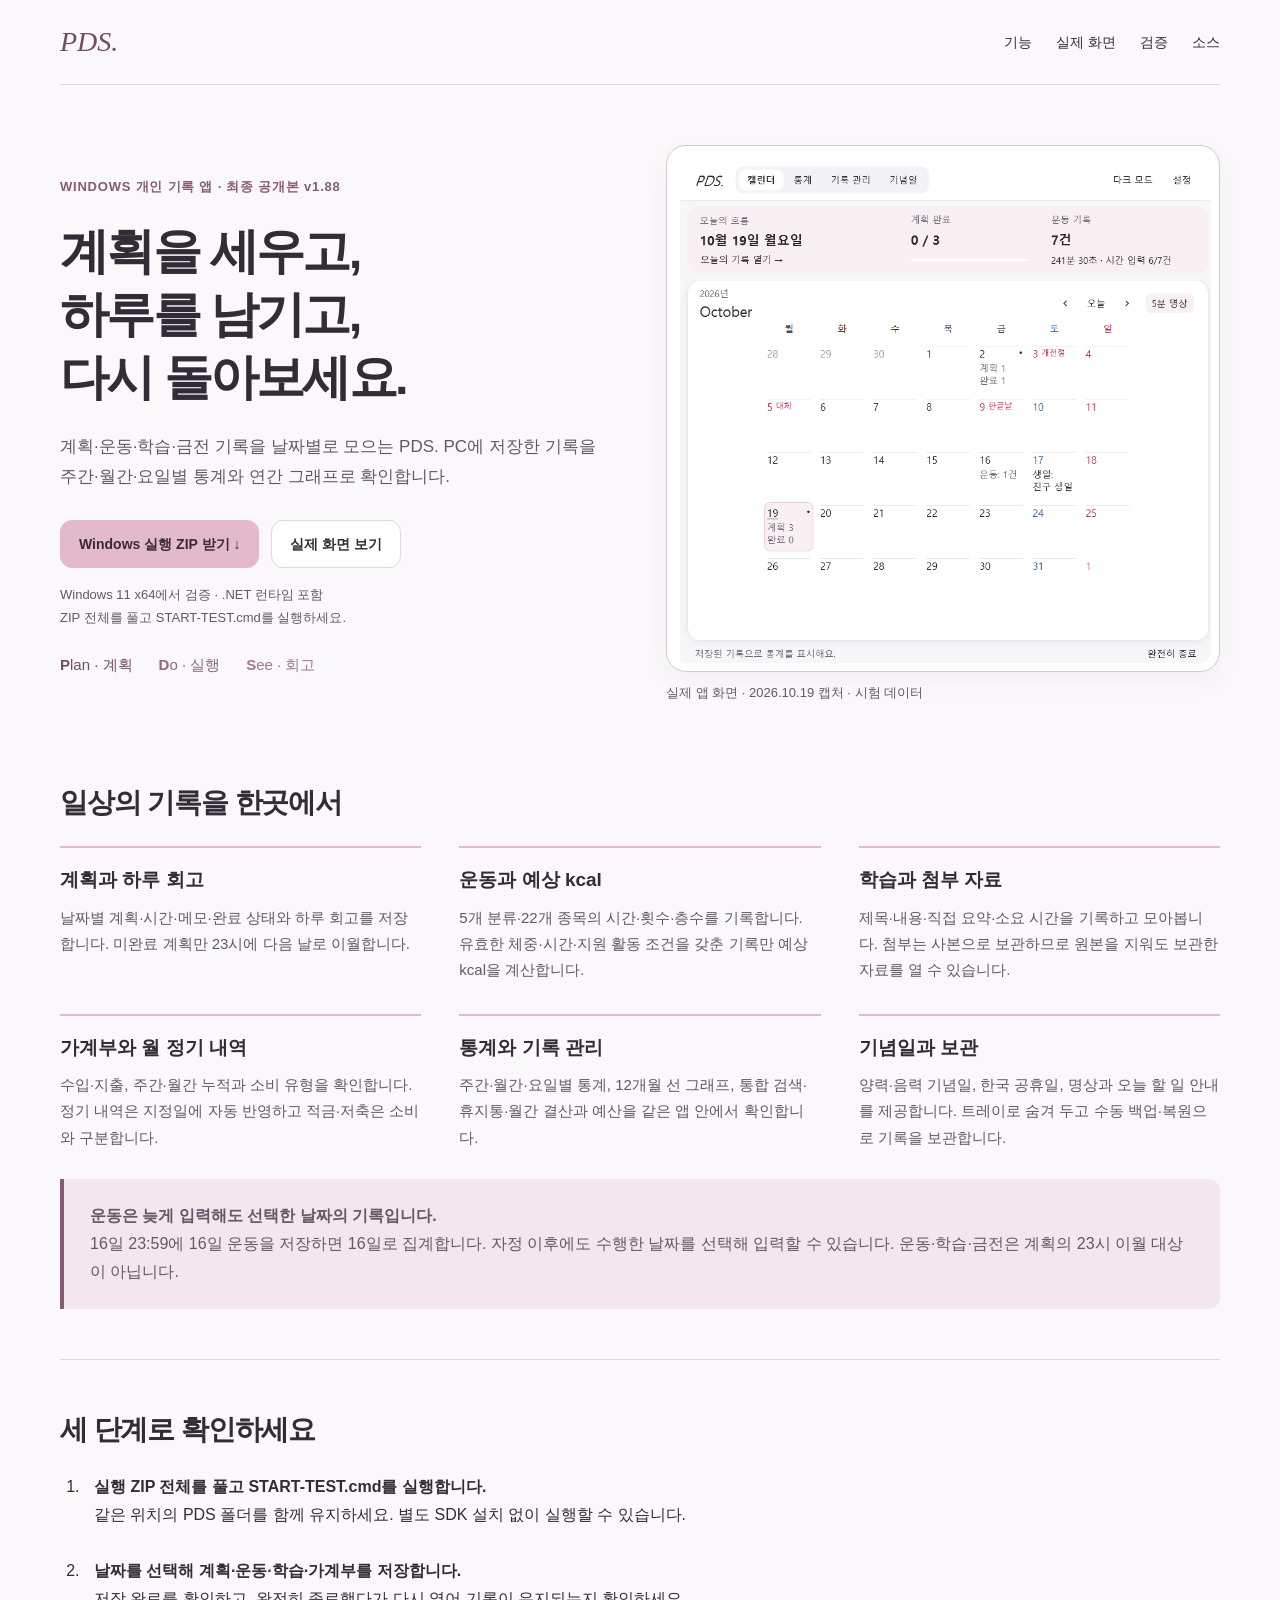
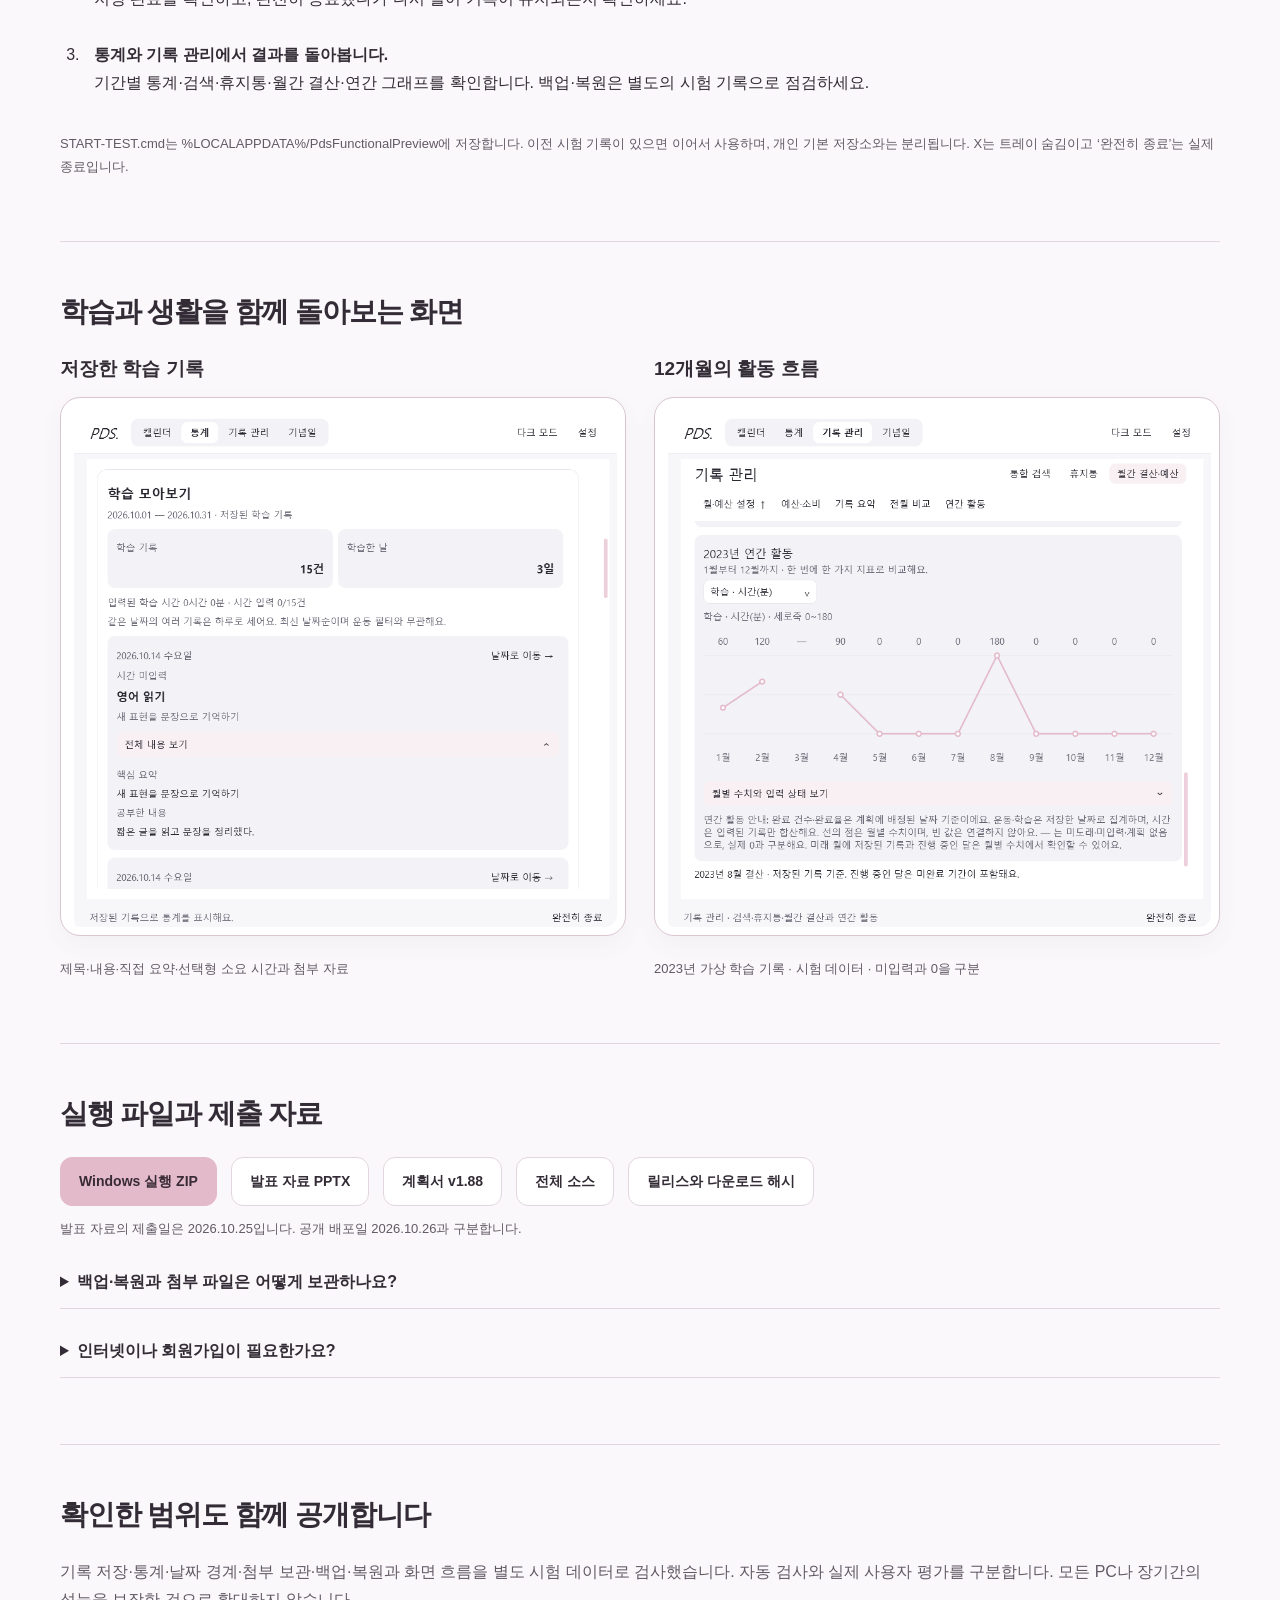
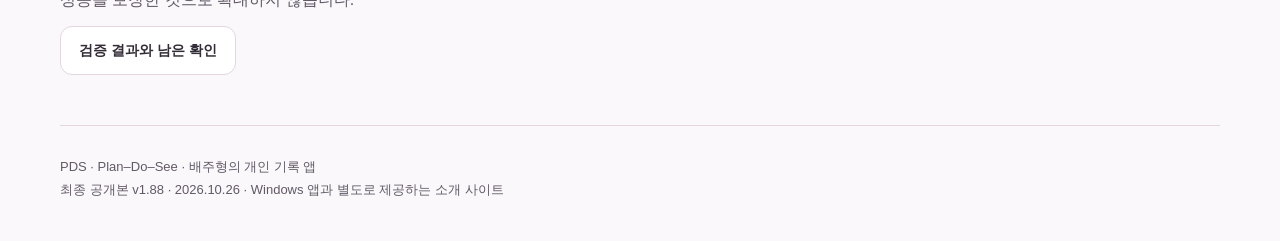
<file: site/index.html>
<!doctype html><html lang="ko"><head><meta charset="utf-8"><meta name="viewport" content="width=device-width,initial-scale=1"><meta name="description" content="최신 Windows PDS 앱: 계획·운동·학습·가계부·통계·기록 관리. 실행 파일과 발표 자료, 계획서를 제공합니다."><meta name="theme-color" content="#e3baca"><title>PDS · 하루를 기록하고 돌아보다</title><link rel="stylesheet" href="styles.css"></head><body><header><a class="brand" href="./" aria-label="PDS 소개 첫 화면">PDS.</a><nav aria-label="주 메뉴"><a href="./#features">기능</a><a href="preview.html">실제 화면</a><a href="verification.html">검증</a><a href="https://github.com/wngud7971-cyber/Aleph_premium_work">소스</a></nav></header><main><section class="hero"><div><span class="eyebrow">WINDOWS 개인 기록 앱 · 최종 공개본 v1.88</span><h1>계획을 세우고,<br>하루를 남기고,<br>다시 돌아보세요.</h1><p class="lead">계획·운동·학습·금전 기록을 날짜별로 모으는 PDS. PC에 저장한 기록을 주간·월간·요일별 통계와 연간 그래프로 확인합니다.</p><div class="actions"><a id="download" class="button primary" href="https://github.com/wngud7971-cyber/Aleph_premium_work/releases/download/v1.88.0-final/PDS-Windows-x64-final-20261026.zip">Windows 실행 ZIP 받기 ↓</a><a class="button" href="preview.html">실제 화면 보기</a></div><p class="note">Windows 11 x64에서 검증 · .NET 런타임 포함<br>ZIP 전체를 풀고 START-TEST.cmd를 실행하세요.</p><div class="pds-words"><span><b>P</b>lan · 계획</span><span><b>D</b>o · 실행</span><span><b>S</b>ee · 회고</span></div></div><figure><div class="screen"><img src="assets/final-calendar.png" width="868" height="825" alt="PDS v1.87 기능의 실제 Windows 달력 화면. 시험 데이터."></div><figcaption class="caption">실제 앱 화면 · 2026.10.19 캡처 · 시험 데이터</figcaption></figure></section><section class="section" id="features"><h2>일상의 기록을 한곳에서</h2><div class="feature-grid"><article class="feature"><h3>계획과 하루 회고</h3><p>날짜별 계획·시간·메모·완료 상태와 하루 회고를 저장합니다. 미완료 계획만 23시에 다음 날로 이월합니다.</p></article><article class="feature"><h3>운동과 예상 kcal</h3><p>5개 분류·22개 종목의 시간·횟수·층수를 기록합니다. 유효한 체중·시간·지원 활동 조건을 갖춘 기록만 예상 kcal을 계산합니다.</p></article><article class="feature"><h3>학습과 첨부 자료</h3><p>제목·내용·직접 요약·소요 시간을 기록하고 모아봅니다. 첨부는 사본으로 보관하므로 원본을 지워도 보관한 자료를 열 수 있습니다.</p></article><article class="feature"><h3>가계부와 월 정기 내역</h3><p>수입·지출, 주간·월간 누적과 소비 유형을 확인합니다. 정기 내역은 지정일에 자동 반영하고 적금·저축은 소비와 구분합니다.</p></article><article class="feature"><h3>통계와 기록 관리</h3><p>주간·월간·요일별 통계, 12개월 선 그래프, 통합 검색·휴지통·월간 결산과 예산을 같은 앱 안에서 확인합니다.</p></article><article class="feature"><h3>기념일과 보관</h3><p>양력·음력 기념일, 한국 공휴일, 명상과 오늘 할 일 안내를 제공합니다. 트레이로 숨겨 두고 수동 백업·복원으로 기록을 보관합니다.</p></article></div><div class="callout"><p><strong>운동은 늦게 입력해도 선택한 날짜의 기록입니다.</strong><br>16일 23:59에 16일 운동을 저장하면 16일로 집계합니다. 자정 이후에도 수행한 날짜를 선택해 입력할 수 있습니다. 운동·학습·금전은 계획의 23시 이월 대상이 아닙니다.</p></div></section>
<section class="section" id="start"><h2>세 단계로 확인하세요</h2><ol class="steps"><li><strong>실행 ZIP 전체를 풀고 START-TEST.cmd를 실행합니다.</strong>같은 위치의 PDS 폴더를 함께 유지하세요. 별도 SDK 설치 없이 실행할 수 있습니다.</li><li><strong>날짜를 선택해 계획·운동·학습·가계부를 저장합니다.</strong>저장 완료를 확인하고, 완전히 종료했다가 다시 열어 기록이 유지되는지 확인하세요.</li><li><strong>통계와 기록 관리에서 결과를 돌아봅니다.</strong>기간별 통계·검색·휴지통·월간 결산·연간 그래프를 확인합니다. 백업·복원은 별도의 시험 기록으로 점검하세요.</li></ol><p class="note">START-TEST.cmd는 %LOCALAPPDATA%/PdsFunctionalPreview에 저장합니다. 이전 시험 기록이 있으면 이어서 사용하며, 개인 기본 저장소와는 분리됩니다. X는 트레이 숨김이고 ‘완전히 종료’는 실제 종료입니다.</p></section>
<section class="section"><h2>학습과 생활을 함께 돌아보는 화면</h2><div class="gallery"><article><h3>저장한 학습 기록</h3><figure class="screen"><img src="assets/final-study.png" alt="실제 학습 모아보기와 요약. 시험 데이터." loading="lazy"></figure><p class="caption">제목·내용·직접 요약·선택형 소요 시간과 첨부 자료</p></article><article><h3>12개월의 활동 흐름</h3><figure class="screen"><img src="assets/final-records.png" alt="PDS의 12개월 학습 시간 선 그래프. 2023년 가상 기록." loading="lazy"></figure><p class="caption">2023년 가상 학습 기록 · 시험 데이터 · 미입력과 0을 구분</p></article></div></section>
<section class="section"><h2>실행 파일과 제출 자료</h2><div class="resources"><a class="button primary" href="https://github.com/wngud7971-cyber/Aleph_premium_work/releases/download/v1.88.0-final/PDS-Windows-x64-final-20261026.zip">Windows 실행 ZIP</a><a class="button" href="downloads/PDS-presentation-20261025.pptx">발표 자료 PPTX</a><a class="button" href="downloads/plan.md">계획서 v1.88</a><a class="button" href="https://github.com/wngud7971-cyber/Aleph_premium_work">전체 소스</a><a class="button" href="https://github.com/wngud7971-cyber/Aleph_premium_work/releases/tag/v1.88.0-final">릴리스와 다운로드 해시</a></div><p class="note release-note">발표 자료의 제출일은 2026.10.25입니다. 공개 배포일 2026.10.26과 구분합니다.</p><details><summary>백업·복원과 첨부 파일은 어떻게 보관하나요?</summary><p>백업 내보내기는 원본 기록을 삭제하지 않습니다. 학습 첨부를 포함하는 ZIP 백업을 지원하며, 복원은 확인 후 현재 기록·설정을 교체합니다. 실제 개인 기록을 복원하기 전에는 현재 기록을 먼저 내보내 보관하세요.</p></details><details><summary>인터넷이나 회원가입이 필요한가요?</summary><p>Windows 앱의 기록은 SQLite DB와 앱이 관리하는 첨부 폴더에 로컬 저장합니다. 회원가입과 자동 클라우드 동기화는 제공하지 않습니다. 이 소개 사이트는 앱의 개인 기록을 읽거나 저장하지 않습니다.</p></details></section>
<section class="section"><h2>확인한 범위도 함께 공개합니다</h2><p>기록 저장·통계·날짜 경계·첨부 보관·백업·복원과 화면 흐름을 별도 시험 데이터로 검사했습니다. 자동 검사와 실제 사용자 평가를 구분합니다. 모든 PC나 장기간의 성능을 보장한 것으로 확대하지 않습니다.</p><a class="button" href="verification.html">검증 결과와 남은 확인</a></section></main><footer>PDS · Plan–Do–See · 배주형의 개인 기록 앱<br>최종 공개본 v1.88 · 2026.10.26 · Windows 앱과 별도로 제공하는 소개 사이트</footer></body></html>
</file>
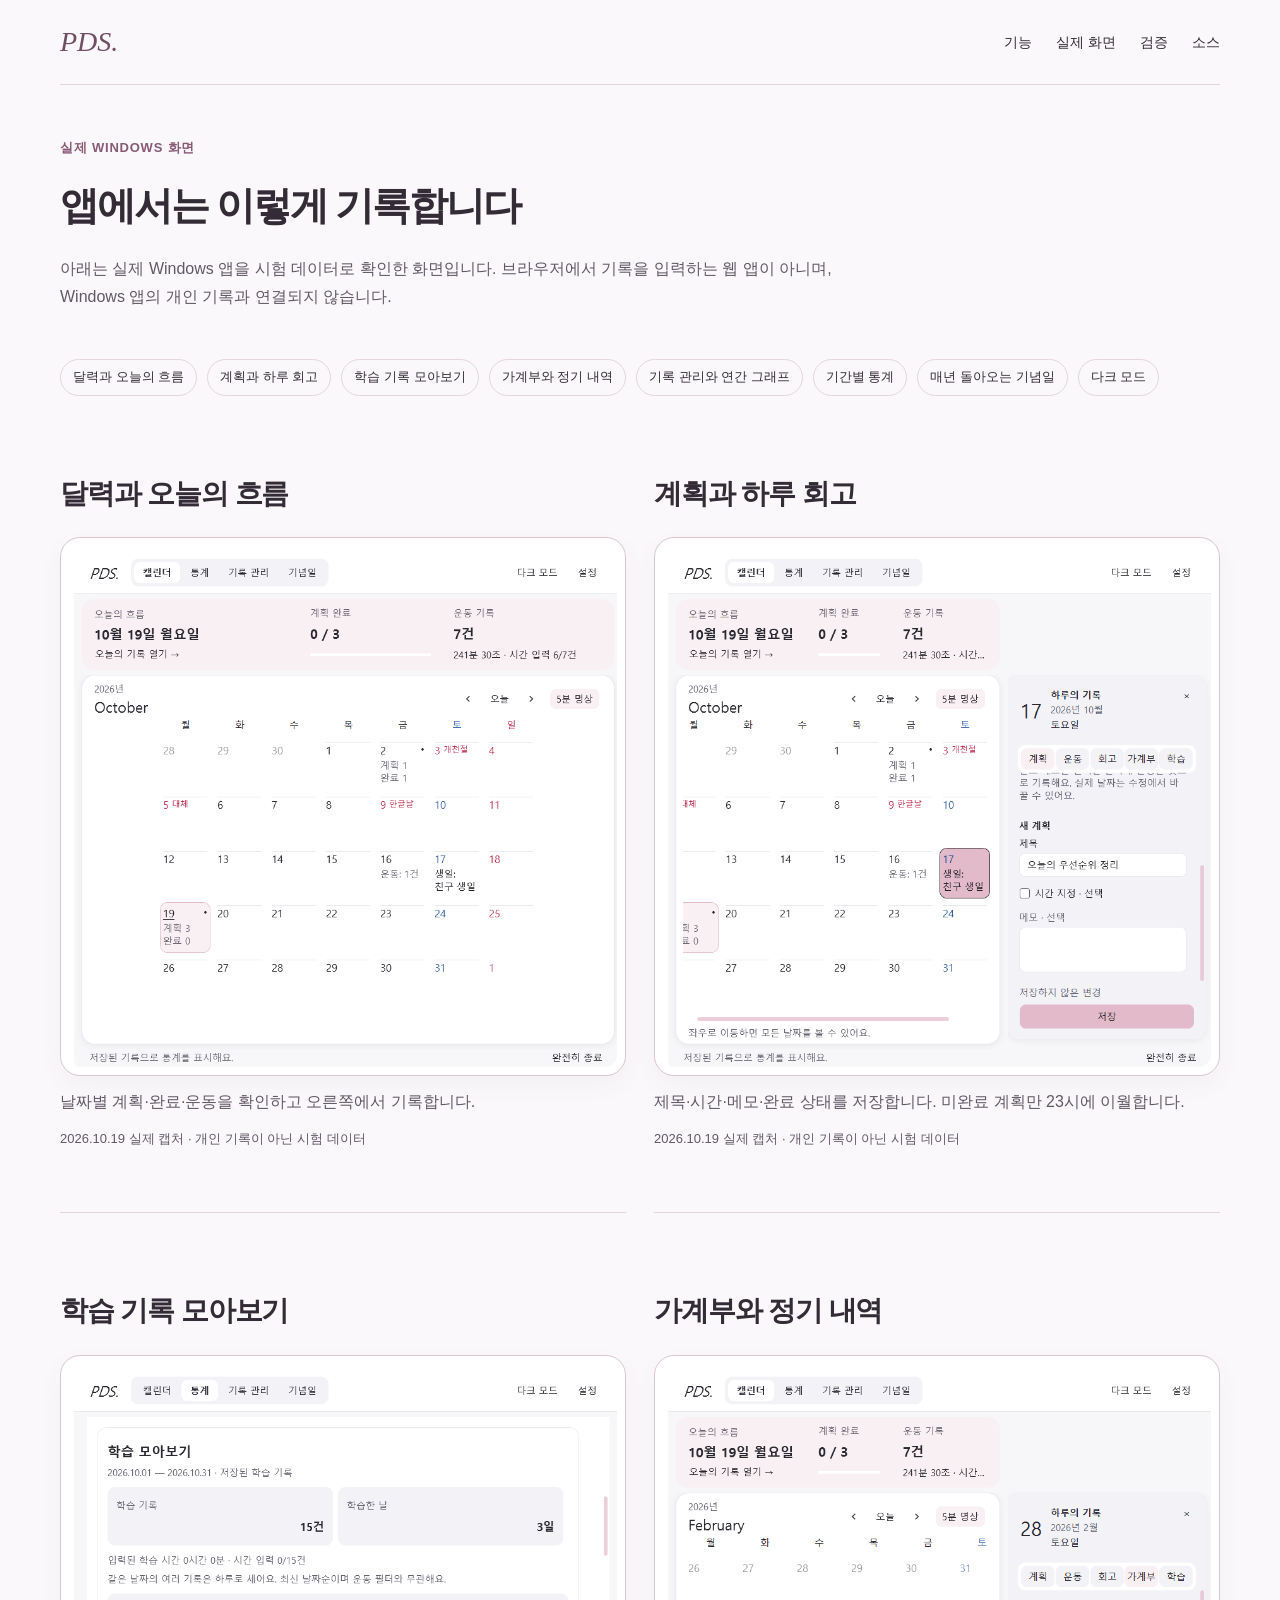
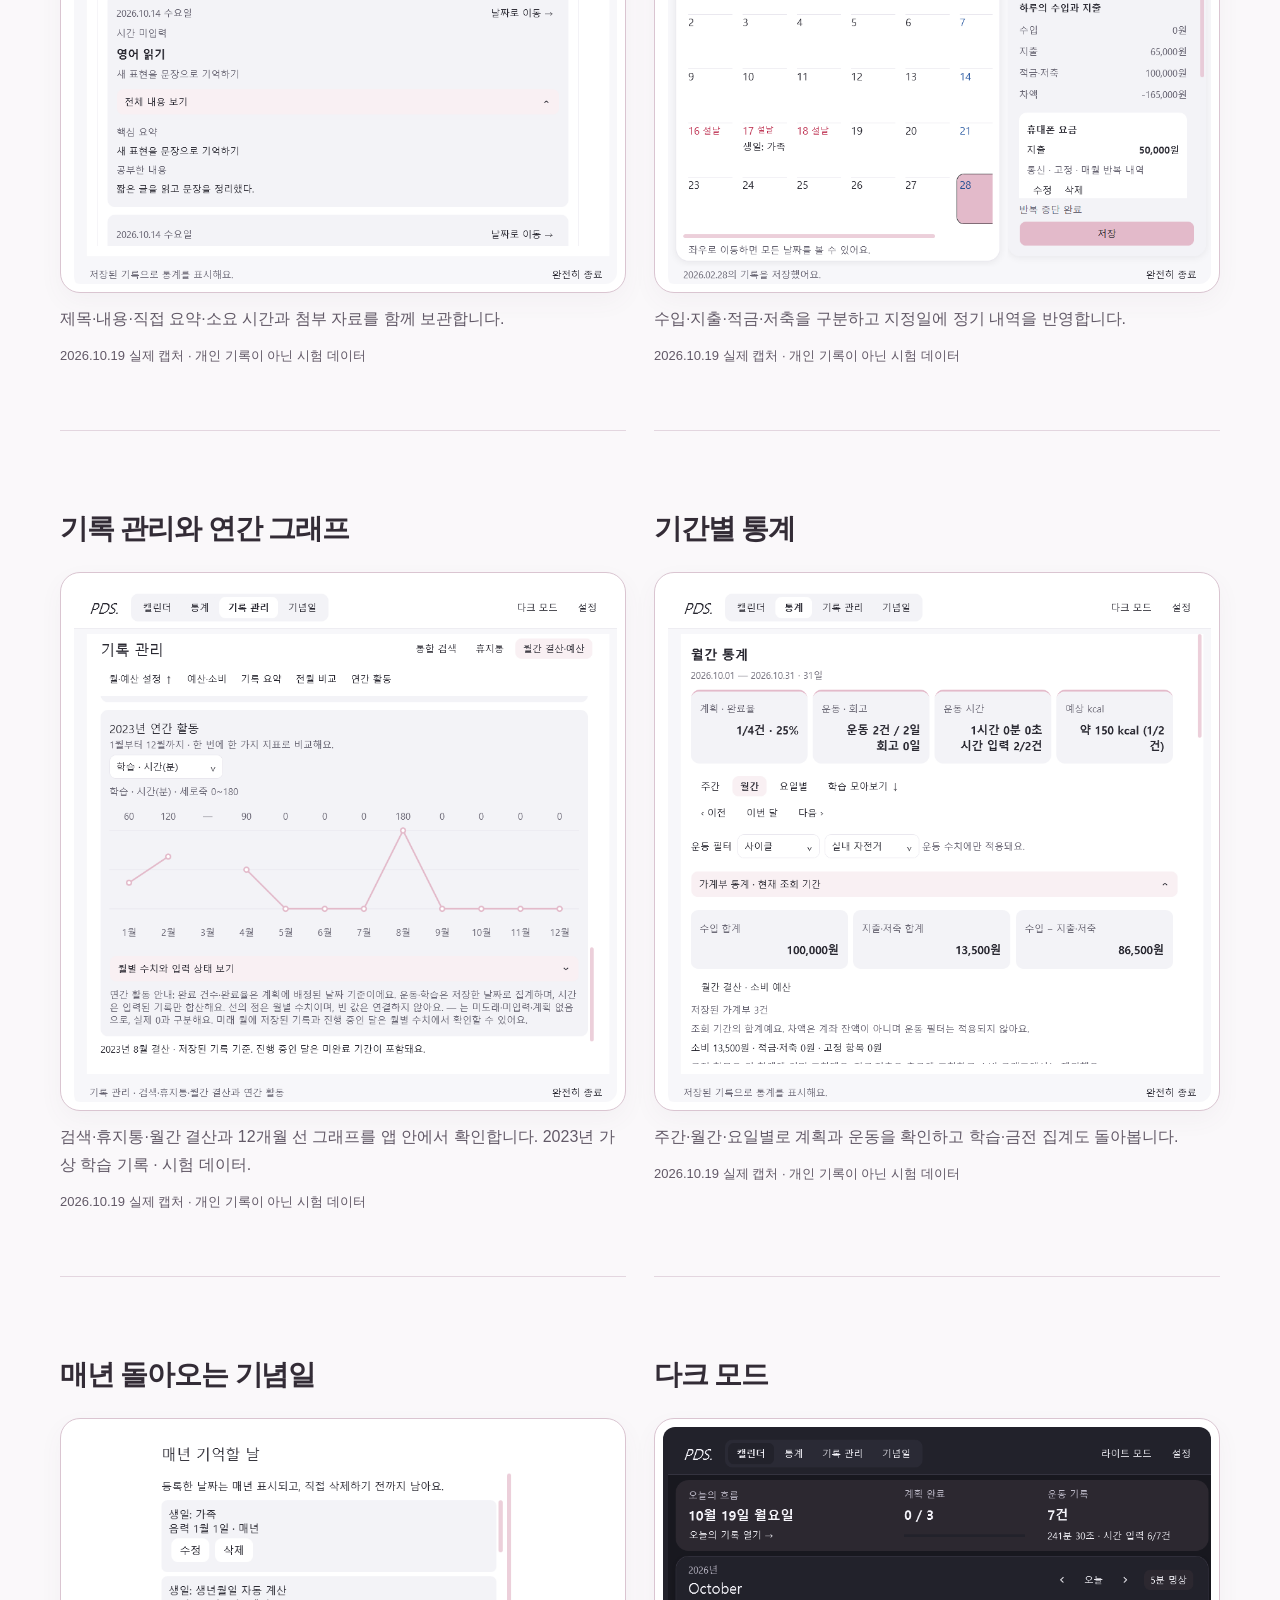
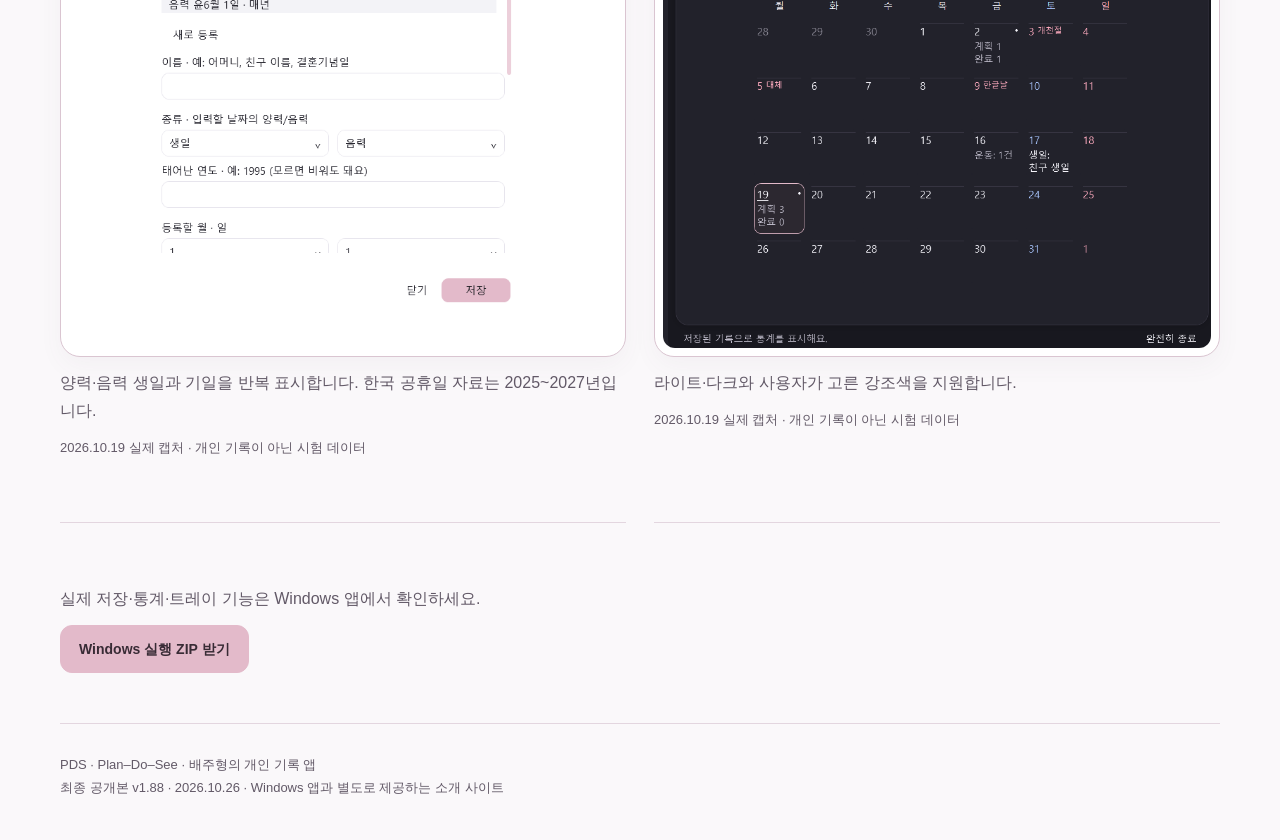
<file: site/preview.html>
<!doctype html><html lang="ko"><head><meta charset="utf-8"><meta name="viewport" content="width=device-width,initial-scale=1"><meta name="description" content="학습·가계부·계획·통계·기록 관리와 기념일의 실제 Windows 화면. 시험 데이터로 촬영했습니다."><meta name="theme-color" content="#e3baca"><title>PDS · 실제 Windows 화면</title><link rel="stylesheet" href="styles.css"></head><body><header><a class="brand" href="./" aria-label="PDS 소개 첫 화면">PDS.</a><nav aria-label="주 메뉴"><a href="./#features">기능</a><a href="preview.html">실제 화면</a><a href="verification.html">검증</a><a href="https://github.com/wngud7971-cyber/Aleph_premium_work">소스</a></nav></header><main><section class="page-intro"><span class="eyebrow">실제 WINDOWS 화면</span><h1>앱에서는 이렇게 기록합니다</h1><p>아래는 실제 Windows 앱을 시험 데이터로 확인한 화면입니다. 브라우저에서 기록을 입력하는 웹 앱이 아니며, Windows 앱의 개인 기록과 연결되지 않습니다.</p></section><nav class="subnav" aria-label="화면 바로가기"><a href="#calendar">달력과 오늘의 흐름</a><a href="#plan">계획과 하루 회고</a><a href="#study">학습 기록 모아보기</a><a href="#finance">가계부와 정기 내역</a><a href="#records">기록 관리와 연간 그래프</a><a href="#statistics">기간별 통계</a><a href="#anniversary">매년 돌아오는 기념일</a><a href="#dark">다크 모드</a></nav><div class="gallery"><article class="section" id="calendar"><h2>달력과 오늘의 흐름</h2><figure class="screen"><img src="assets/final-calendar.png" alt="달력과 오늘의 흐름. 실제 Windows 앱의 시험 데이터 화면." loading="lazy"></figure><p>날짜별 계획·완료·운동을 확인하고 오른쪽에서 기록합니다.</p><p class="note">2026.10.19 실제 캡처 · 개인 기록이 아닌 시험 데이터</p></article><article class="section" id="plan"><h2>계획과 하루 회고</h2><figure class="screen"><img src="assets/final-plan.png" alt="계획과 하루 회고. 실제 Windows 앱의 시험 데이터 화면." loading="lazy"></figure><p>제목·시간·메모·완료 상태를 저장합니다. 미완료 계획만 23시에 이월합니다.</p><p class="note">2026.10.19 실제 캡처 · 개인 기록이 아닌 시험 데이터</p></article><article class="section" id="study"><h2>학습 기록 모아보기</h2><figure class="screen"><img src="assets/final-study.png" alt="학습 기록 모아보기. 실제 Windows 앱의 시험 데이터 화면." loading="lazy"></figure><p>제목·내용·직접 요약·소요 시간과 첨부 자료를 함께 보관합니다.</p><p class="note">2026.10.19 실제 캡처 · 개인 기록이 아닌 시험 데이터</p></article><article class="section" id="finance"><h2>가계부와 정기 내역</h2><figure class="screen"><img src="assets/final-finance.png" alt="가계부와 정기 내역. 실제 Windows 앱의 시험 데이터 화면." loading="lazy"></figure><p>수입·지출·적금·저축을 구분하고 지정일에 정기 내역을 반영합니다.</p><p class="note">2026.10.19 실제 캡처 · 개인 기록이 아닌 시험 데이터</p></article><article class="section" id="records"><h2>기록 관리와 연간 그래프</h2><figure class="screen"><img src="assets/final-records.png" alt="기록 관리와 연간 그래프. 실제 Windows 앱의 시험 데이터 화면." loading="lazy"></figure><p>검색·휴지통·월간 결산과 12개월 선 그래프를 앱 안에서 확인합니다. 2023년 가상 학습 기록 · 시험 데이터.</p><p class="note">2026.10.19 실제 캡처 · 개인 기록이 아닌 시험 데이터</p></article><article class="section" id="statistics"><h2>기간별 통계</h2><figure class="screen"><img src="assets/final-statistics.png" alt="기간별 통계. 실제 Windows 앱의 시험 데이터 화면." loading="lazy"></figure><p>주간·월간·요일별로 계획과 운동을 확인하고 학습·금전 집계도 돌아봅니다.</p><p class="note">2026.10.19 실제 캡처 · 개인 기록이 아닌 시험 데이터</p></article><article class="section" id="anniversary"><h2>매년 돌아오는 기념일</h2><figure class="screen"><img src="assets/final-anniversary.png" alt="매년 돌아오는 기념일. 실제 Windows 앱의 시험 데이터 화면." loading="lazy"></figure><p>양력·음력 생일과 기일을 반복 표시합니다. 한국 공휴일 자료는 2025~2027년입니다.</p><p class="note">2026.10.19 실제 캡처 · 개인 기록이 아닌 시험 데이터</p></article><article class="section" id="dark"><h2>다크 모드</h2><figure class="screen"><img src="assets/final-dark.png" alt="다크 모드. 실제 Windows 앱의 시험 데이터 화면." loading="lazy"></figure><p>라이트·다크와 사용자가 고른 강조색을 지원합니다.</p><p class="note">2026.10.19 실제 캡처 · 개인 기록이 아닌 시험 데이터</p></article></div><section class="section"><p>실제 저장·통계·트레이 기능은 Windows 앱에서 확인하세요.</p><a class="button primary" href="https://github.com/wngud7971-cyber/Aleph_premium_work/releases/download/v1.88.0-final/PDS-Windows-x64-final-20261026.zip">Windows 실행 ZIP 받기</a></section></main><footer>PDS · Plan–Do–See · 배주형의 개인 기록 앱<br>최종 공개본 v1.88 · 2026.10.26 · Windows 앱과 별도로 제공하는 소개 사이트</footer></body></html>
</file>
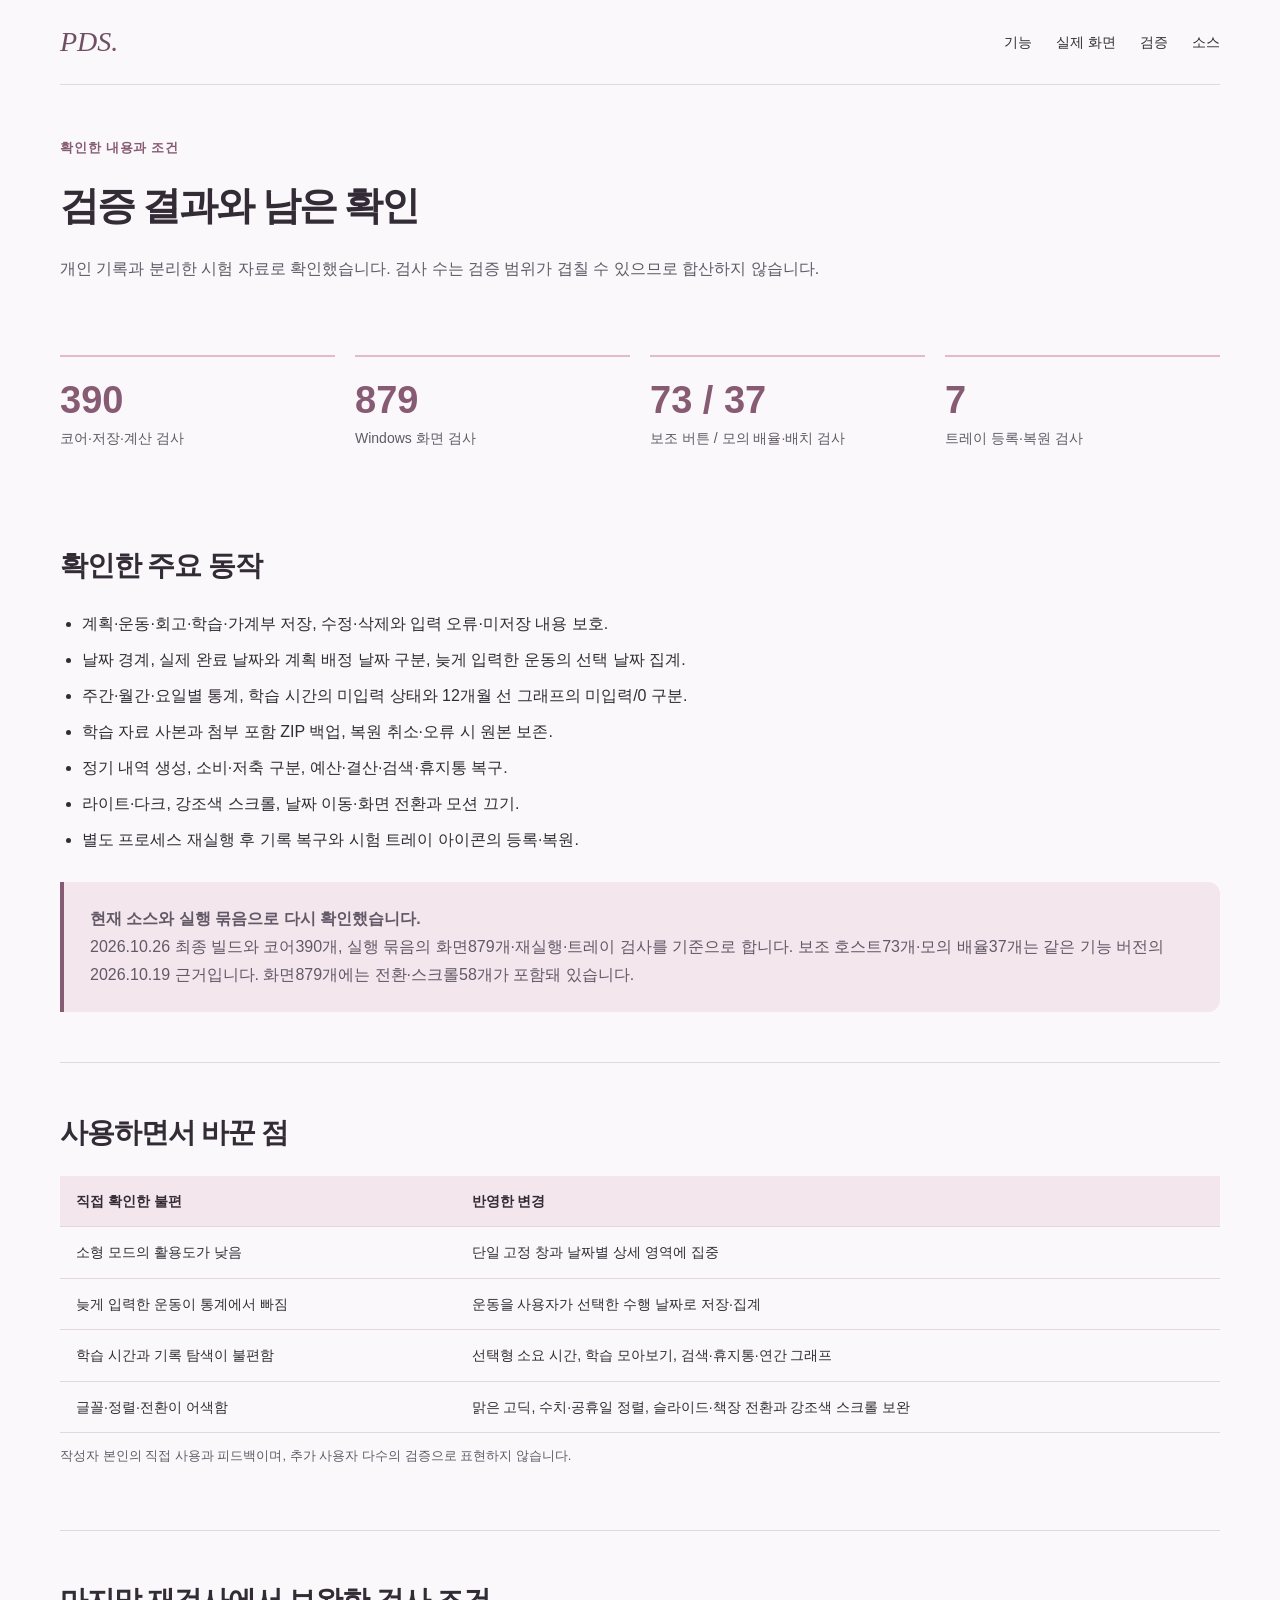
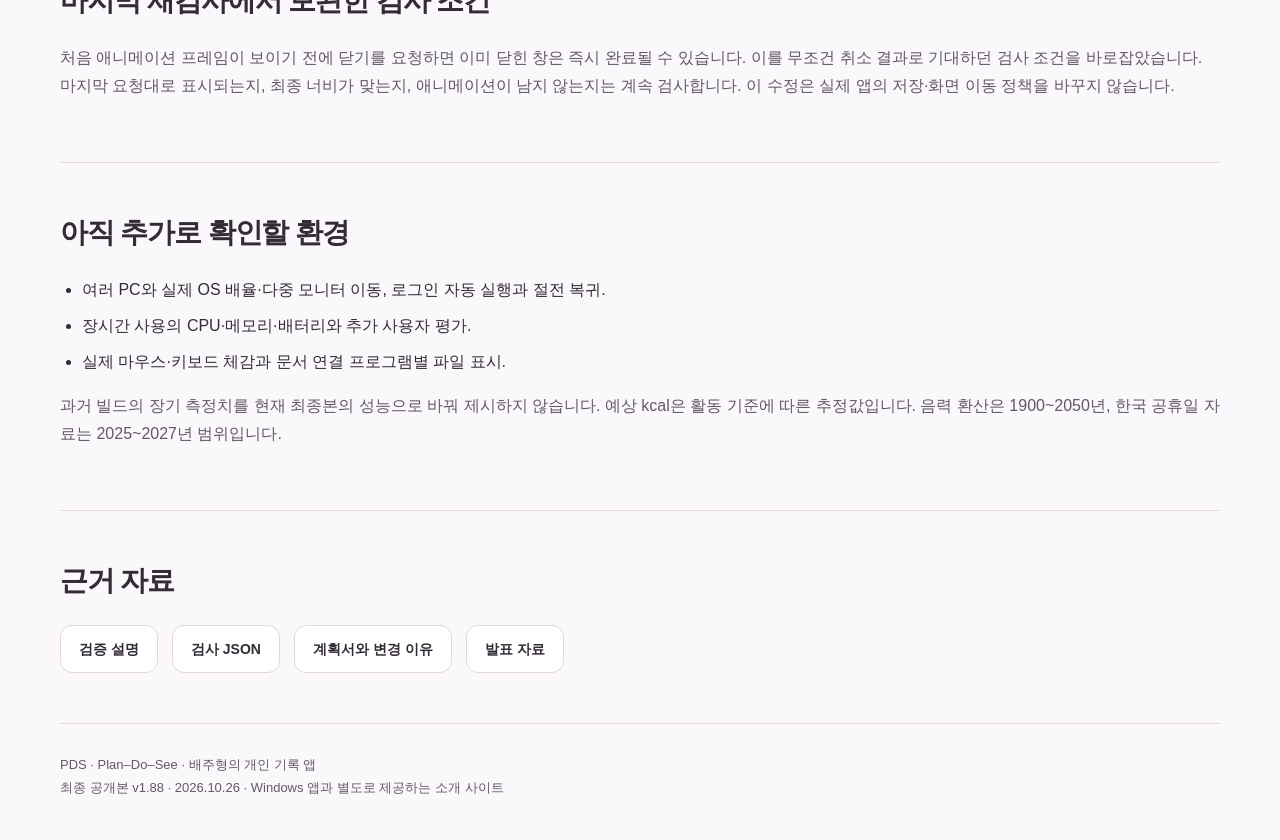
<file: site/verification.html>
<!doctype html><html lang="ko"><head><meta charset="utf-8"><meta name="viewport" content="width=device-width,initial-scale=1"><meta name="description" content="PDS 최종본의 자동 검사, 직접 사용 피드백, 확인 조건과 남은 환경 검증 범위."><meta name="theme-color" content="#e3baca"><title>PDS · 최종 검증 결과</title><link rel="stylesheet" href="styles.css"></head><body><header><a class="brand" href="./" aria-label="PDS 소개 첫 화면">PDS.</a><nav aria-label="주 메뉴"><a href="./#features">기능</a><a href="preview.html">실제 화면</a><a href="verification.html">검증</a><a href="https://github.com/wngud7971-cyber/Aleph_premium_work">소스</a></nav></header><main><section class="page-intro"><span class="eyebrow">확인한 내용과 조건</span><h1>검증 결과와 남은 확인</h1><p>개인 기록과 분리한 시험 자료로 확인했습니다. 검사 수는 검증 범위가 겹칠 수 있으므로 합산하지 않습니다.</p></section><div class="stats"><div class="stat"><b>390</b><span>코어·저장·계산 검사</span></div><div class="stat"><b>879</b><span>Windows 화면 검사</span></div><div class="stat"><b>73 / 37</b><span>보조 버튼 / 모의 배율·배치 검사</span></div><div class="stat"><b>7</b><span>트레이 등록·복원 검사</span></div></div>
<section class="section"><h2>확인한 주요 동작</h2><ul><li>계획·운동·회고·학습·가계부 저장, 수정·삭제와 입력 오류·미저장 내용 보호.</li><li>날짜 경계, 실제 완료 날짜와 계획 배정 날짜 구분, 늦게 입력한 운동의 선택 날짜 집계.</li><li>주간·월간·요일별 통계, 학습 시간의 미입력 상태와 12개월 선 그래프의 미입력/0 구분.</li><li>학습 자료 사본과 첨부 포함 ZIP 백업, 복원 취소·오류 시 원본 보존.</li><li>정기 내역 생성, 소비·저축 구분, 예산·결산·검색·휴지통 복구.</li><li>라이트·다크, 강조색 스크롤, 날짜 이동·화면 전환과 모션 끄기.</li><li>별도 프로세스 재실행 후 기록 복구와 시험 트레이 아이콘의 등록·복원.</li></ul><div class="callout"><p><strong>현재 소스와 실행 묶음으로 다시 확인했습니다.</strong><br>2026.10.26 최종 빌드와 코어390개, 실행 묶음의 화면879개·재실행·트레이 검사를 기준으로 합니다. 보조 호스트73개·모의 배율37개는 같은 기능 버전의 2026.10.19 근거입니다. 화면879개에는 전환·스크롤58개가 포함돼 있습니다.</p></div></section>
<section class="section"><h2>사용하면서 바꾼 점</h2><div class="table-wrap"><table><thead><tr><th>직접 확인한 불편</th><th>반영한 변경</th></tr></thead><tbody><tr><td>소형 모드의 활용도가 낮음</td><td>단일 고정 창과 날짜별 상세 영역에 집중</td></tr><tr><td>늦게 입력한 운동이 통계에서 빠짐</td><td>운동을 사용자가 선택한 수행 날짜로 저장·집계</td></tr><tr><td>학습 시간과 기록 탐색이 불편함</td><td>선택형 소요 시간, 학습 모아보기, 검색·휴지통·연간 그래프</td></tr><tr><td>글꼴·정렬·전환이 어색함</td><td>맑은 고딕, 수치·공휴일 정렬, 슬라이드·책장 전환과 강조색 스크롤 보완</td></tr></tbody></table></div><p class="note">작성자 본인의 직접 사용과 피드백이며, 추가 사용자 다수의 검증으로 표현하지 않습니다.</p></section>
<section class="section"><h2>마지막 재검사에서 보완한 검사 조건</h2><p>처음 애니메이션 프레임이 보이기 전에 닫기를 요청하면 이미 닫힌 창은 즉시 완료될 수 있습니다. 이를 무조건 취소 결과로 기대하던 검사 조건을 바로잡았습니다. 마지막 요청대로 표시되는지, 최종 너비가 맞는지, 애니메이션이 남지 않는지는 계속 검사합니다. 이 수정은 실제 앱의 저장·화면 이동 정책을 바꾸지 않습니다.</p></section>
<section class="section"><h2>아직 추가로 확인할 환경</h2><ul><li>여러 PC와 실제 OS 배율·다중 모니터 이동, 로그인 자동 실행과 절전 복귀.</li><li>장시간 사용의 CPU·메모리·배터리와 추가 사용자 평가.</li><li>실제 마우스·키보드 체감과 문서 연결 프로그램별 파일 표시.</li></ul><p>과거 빌드의 장기 측정치를 현재 최종본의 성능으로 바꿔 제시하지 않습니다. 예상 kcal은 활동 기준에 따른 추정값입니다. 음력 환산은 1900~2050년, 한국 공휴일 자료는 2025~2027년 범위입니다.</p></section><section class="section"><h2>근거 자료</h2><div class="resources"><a class="button" href="https://github.com/wngud7971-cyber/Aleph_premium_work/blob/main/docs/verification.md">검증 설명</a><a class="button" href="https://github.com/wngud7971-cyber/Aleph_premium_work/tree/main/docs/evidence-final">검사 JSON</a><a class="button" href="downloads/plan.md">계획서와 변경 이유</a><a class="button" href="downloads/PDS-presentation-20261025.pptx">발표 자료</a></div></section></main><footer>PDS · Plan–Do–See · 배주형의 개인 기록 앱<br>최종 공개본 v1.88 · 2026.10.26 · Windows 앱과 별도로 제공하는 소개 사이트</footer></body></html>
</file>
<file: site/styles.css>
:root{--paper:#faf8fa;--white:#fff;--ink:#332c36;--muted:#625967;--accent:#885b74;--pink:#e3baca;--pale:#f3e6ed;--line:#e3d6df;--radius:20px;color-scheme:light}*{box-sizing:border-box}html{scroll-behavior:smooth}body{margin:0;background:var(--paper);color:var(--ink);font:16px/1.75 'Malgun Gothic','Apple SD Gothic Neo',sans-serif}a{color:inherit;text-underline-offset:4px}img{max-width:100%;height:auto}header,main,footer{width:min(1160px,100% - 48px);margin-inline:auto}header{display:flex;align-items:center;justify-content:space-between;gap:20px;padding:26px 0;border-bottom:1px solid var(--line)}.brand{font:italic 28px Georgia,serif;text-decoration:none;color:#704f64}nav{display:flex;gap:24px;align-items:center;font-size:14px;flex-wrap:wrap}nav a{text-decoration:none}nav a:hover{color:var(--accent)}.hero{display:grid;grid-template-columns:1fr 1fr;align-items:center;gap:52px;padding:60px 0 28px}.eyebrow{font-size:13px;color:var(--accent);font-weight:700;letter-spacing:.06em}h1{font-size:clamp(32px,4.2vw,49px);letter-spacing:-.055em;line-height:1.28;margin:20px 0 24px}h2{font-size:28px;letter-spacing:-.04em;line-height:1.4;margin:0 0 24px}h3{font-size:19px;line-height:1.5;margin:0 0 10px}p{margin:12px 0;color:var(--muted)}.lead{font-size:17px}.actions{display:flex;gap:12px;flex-wrap:wrap;margin:28px 0 16px}.button{display:inline-flex;align-items:center;justify-content:center;gap:8px;padding:11px 18px;background:var(--white);border:1px solid var(--line);border-radius:12px;text-decoration:none;font-size:14px;font-weight:700;transition:background .15s,border-color .15s}.button:hover{background:var(--pale);border-color:#c49aac}.primary{background:var(--pink);border-color:var(--pink);color:#382b35}.note{font-size:13px;color:var(--muted)}figure{margin:0}.screen{background:var(--white);border:1px solid #dac5d1;border-radius:var(--radius);padding:8px;box-shadow:0 9px 25px #704f640c}.screen img{display:block;border-radius:12px;width:100%}.caption{font-size:13px;color:var(--muted);padding-top:10px}.section{padding:50px 0;scroll-margin-top:20px;border-bottom:1px solid var(--line)}.feature-grid{display:grid;grid-template-columns:repeat(3,1fr);gap:30px 38px}.feature{border-top:2px solid var(--pink);padding-top:18px}.feature p{font-size:15px;margin:0}.callout{padding:23px 26px;background:var(--pale);border-left:4px solid var(--accent);border-radius:0 12px 12px 0;margin-top:28px}.callout p{margin:0}.steps{padding-left:24px}.steps li{padding:0 0 20px 10px}.steps strong{display:block;color:var(--ink)}.gallery{display:grid;grid-template-columns:1fr 1fr;gap:28px}.gallery article{min-width:0}.gallery h3{margin:0 0 14px}.gallery .screen img{aspect-ratio:868/825;object-fit:contain;background:#fff}.resources{display:flex;gap:14px;flex-wrap:wrap}.page-intro{max-width:820px;padding:48px 0 36px}.page-intro h1{font-size:39px}.stats{display:grid;grid-template-columns:repeat(4,1fr);gap:20px;margin:24px 0}.stat{padding:20px 0;border-top:2px solid var(--pink)}.stat b{display:block;font-size:38px;line-height:1.25;color:var(--accent)}.stat span{font-size:14px;color:var(--muted)}.table-wrap{overflow:auto}table{border-collapse:collapse;width:100%;font-size:14px}th,td{text-align:left;padding:13px 16px;border-bottom:1px solid var(--line)}th{background:var(--pale)}code{font-family:Consolas,monospace;font-size:.92em;background:#eee8ed;padding:2px 4px;border-radius:4px}footer{padding:30px 0 40px;color:var(--muted);font-size:13px}.subnav{display:flex;flex-wrap:wrap;gap:10px;margin:0 0 28px}.subnav a{padding:6px 12px;border:1px solid var(--line);border-radius:20px;font-size:13px;text-decoration:none}.subnav a:hover{background:var(--pale)}:focus-visible{outline:3px solid #885b74;outline-offset:4px}ul{padding-left:22px}li{margin-bottom:8px}.release-note{overflow-wrap:anywhere}details{margin:16px 0;padding:12px 0;border-bottom:1px solid var(--line)}summary{font-weight:700;cursor:pointer}.hash{font-size:12px;overflow-wrap:anywhere;font-family:Consolas,monospace}.pds-words{display:flex;gap:26px;font-size:15px;margin-top:22px}.pds-words span:nth-child(1){color:#704f64}.pds-words span:nth-child(2){color:#90677f}.pds-words span:nth-child(3){color:#a27690}@media(max-width:800px){header,main,footer{width:calc(100% - 36px)}.hero{grid-template-columns:1fr;padding-top:34px;gap:28px}.hero .screen{max-width:600px;margin:auto}.feature-grid{grid-template-columns:1fr 1fr;gap:26px}.stats{grid-template-columns:1fr 1fr}.page-intro h1{font-size:32px}nav{gap:14px;font-size:13px}.section{padding:36px 0}}@media(max-width:520px){.gallery,.feature-grid{grid-template-columns:1fr}header{align-items:flex-start}nav{justify-content:flex-end;gap:9px 13px}.hero h1{font-size:36px}.actions .button{flex:1 1 auto}.section h2{font-size:25px}.stats{gap:8px 18px}.page-intro{padding-top:30px}}@media(prefers-reduced-motion:reduce){html{scroll-behavior:auto}.button{transition:none}}
</file>
